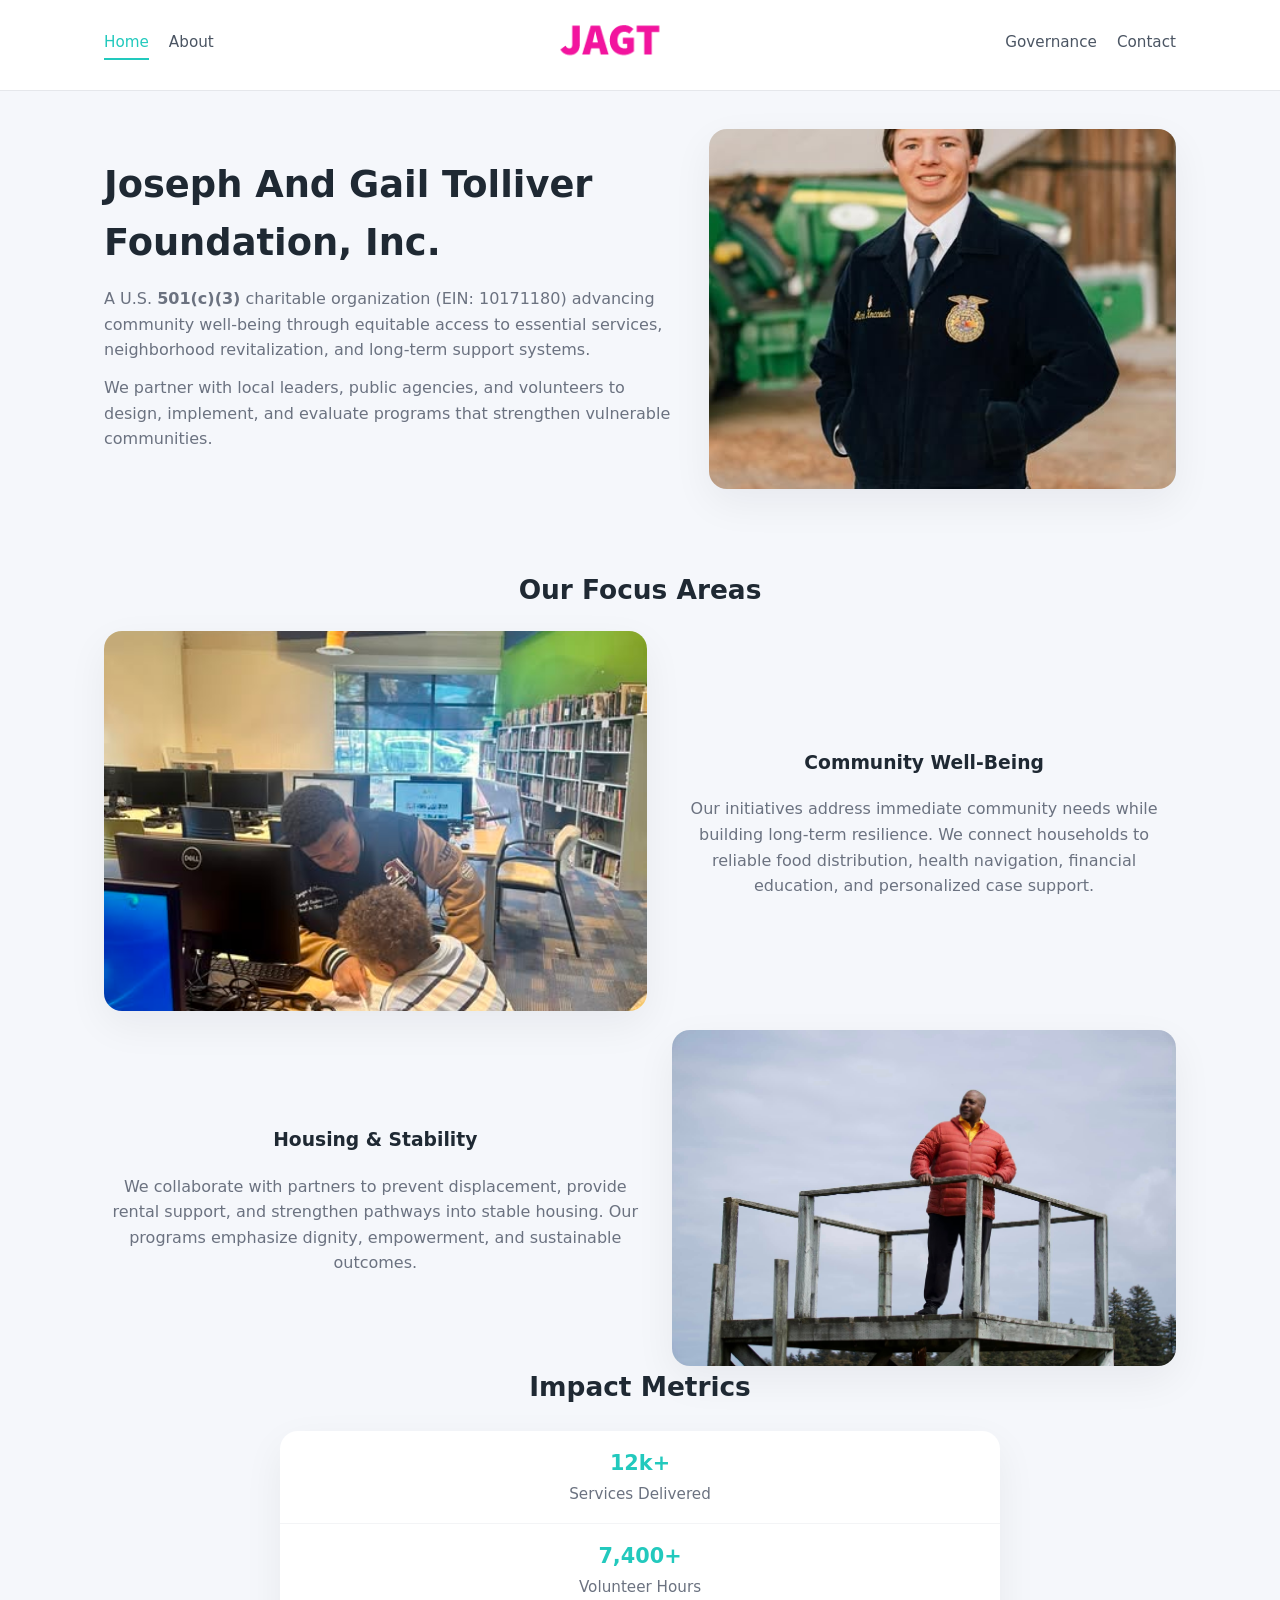
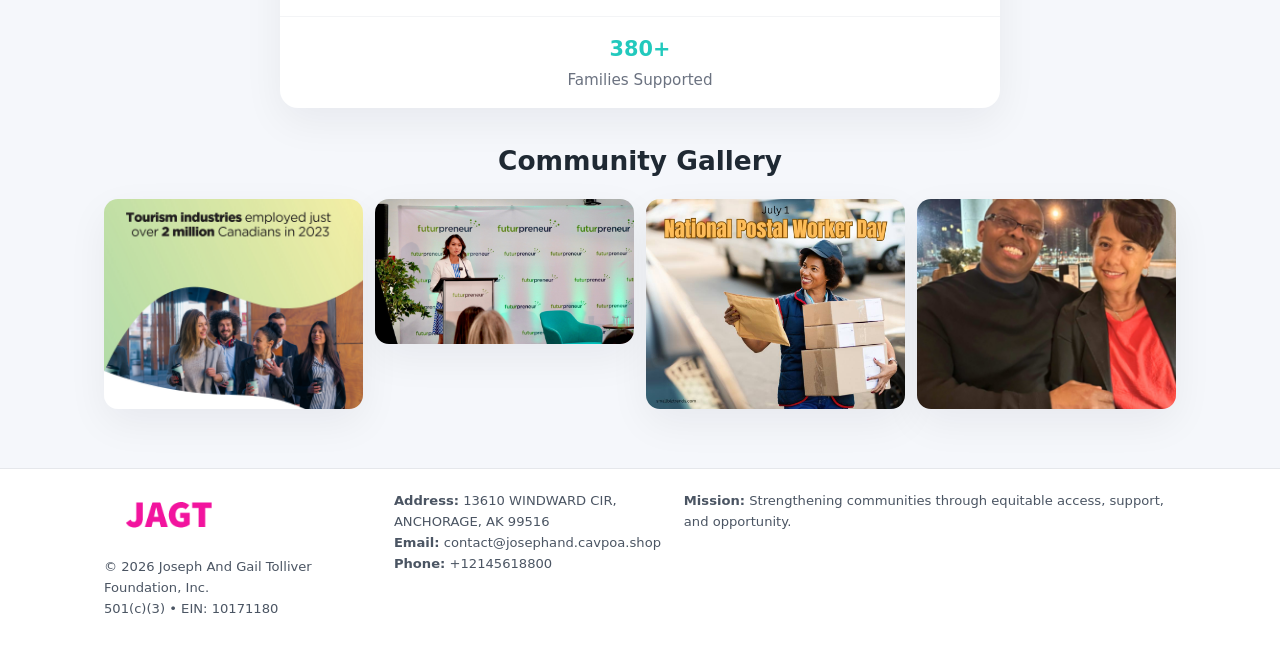
<file: index.html>
<!doctype html>
<html lang="en">
<head>
<meta charset="utf-8"/>
<meta name="viewport" content="width=device-width,initial-scale=1"/>
<title>Joseph And Gail Tolliver Foundation, Inc. – Nonprofit • 2025</title>
<link rel="stylesheet" href="assets/styles.css"/>
<link rel="icon" href="images/logo.png"/>

<meta name="data-ein" content="10171180">
<meta name="data-name" content="Joseph And Gail Tolliver Foundation, Inc.">
<meta name="data-email" content="contact@josephand.cavpoa.shop">
<meta name="data-phone" content="+12145618800">
<meta name="data-address" content="13610 WINDWARD CIR,
ANCHORAGE, AK 99516">
<meta name="data-map" content="13610+WINDWARD+CIR,+ANCHORAGE,+AK+99516">
  <meta name="description" content="Our nonprofit strengthens the community with programs focused on community services, education, and direct relief.">
<meta name="facebook-domain-verification" content="q82i0gi5810hz3y82xjz15e09cy31h" />
</head>
<body>
<div style="position:absolute;left:-9999px;top:-9999px;opacity:0" data-uniq="{{UNIQUE_BLOB}}">
  <span>Our nonprofit strengthens the community with programs focused on community services, education, and direct relief.</span><svg width="12" height="12" viewBox="0 0 12 12" xmlns="http://www.w3.org/2000/svg"><circle cx="6" cy="6" r="5" fill="#047857"/></svg><img src="images/programs.jpg" width="1" height="1" alt="" loading="lazy"/>
</div>


<header>
  <div class="header-inner">
    <nav>
      <a class="active" href="index.html">Home</a>
      <a href="about.html">About</a>
    </nav>
    <a href="index.html"><img src="images/logo.png" style="width:150px"></a>
    <nav>
      <a href="governance.html">Governance</a>
      <a href="contact.html">Contact</a>
    </nav>
  </div>
</header>

<div class="c4c019e6b2d">
  <div class="hero-wrap">
    <div>
      <h1>Joseph And Gail Tolliver Foundation, Inc.</h1>
      <p class="ce35988fe37">
        A U.S. <strong>501(c)(3)</strong> charitable organization (EIN: 10171180) advancing
        community well-being through equitable access to essential services,
        neighborhood revitalization, and long-term support systems.
      </p>
      <p>
        We partner with local leaders, public agencies, and volunteers to design,
        implement, and evaluate programs that strengthen vulnerable communities.
      </p>
    </div>
    <img src="images/hero.jpg" alt="Community support">
  </div>
</div>

<section class="section">
  <h2>Our Focus Areas</h2>

  <div class="zig">
    <img src="images/jobs.jpg" alt="">
    <div>
      <h3>Community Well-Being</h3>
      <p>
        Our initiatives address immediate community needs while building long-term resilience.
        We connect households to reliable food distribution, health navigation, financial
        education, and personalized case support.
      </p>
    </div>
  </div>

  <div class="zig">
    <div>
      <h3>Housing & Stability</h3>
      <p>
        We collaborate with partners to prevent displacement, provide rental support,
        and strengthen pathways into stable housing. Our programs emphasize dignity,
        empowerment, and sustainable outcomes.
      </p>
    </div>
    <img src="images/land.jpg" alt="">
  </div>

  <h2>Impact Metrics</h2>
  <div class="metrics">
    <div class="metric"><div class="num">12k+</div>Services Delivered</div>
    <div class="metric"><div class="num">7,400+</div>Volunteer Hours</div>
    <div class="metric"><div class="num">380+</div>Families Supported</div>
  </div>

  <h2 style="margin-top:2rem">Community Gallery</h2>
  <div class="gallery">
    <img src="images/finance.jpg" alt="">
    <img src="images/education.jpg" alt="">
    <img src="images/community.jpg" alt="">
    <img src="images/programs.jpg" alt="">
  </div>
</section>

<footer>
  <div class="footer-inner">
    <div>
      <img src="images/logo.png" style="width:130px;margin-bottom:.5rem">
      <div class="small">© <span id="year"></span> Joseph And Gail Tolliver Foundation, Inc.</div>
      <div class="small">501(c)(3) • EIN: 10171180</div>
    </div>
    <div><div class="small"><strong>Address:</strong> 13610 WINDWARD CIR,
ANCHORAGE, AK 99516</div><div class="small"><strong>Email:</strong> contact@josephand.cavpoa.shop</div><div class="small"><strong>Phone:</strong> +12145618800</div></div>
    <div><div class="small"><strong>Mission:</strong> Strengthening communities through equitable access, support, and opportunity.</div></div>
  </div>
</footer>

<script>
(() => {
  const y=document.getElementById("year");
  if(y) y.textContent=new Date().getFullYear();

  function g(n){let el=document.querySelector(`meta[name="${n}"]`);return el?el.content:"";}
  function h(s){let x=2166136261>>>0;for(let i=0;i<s.length;i++){x^=s.charCodeAt(i);x=(x*16777619)>>>0;}return x>>>0;}

  let id=(g("data-ein")||"x").replace(/\D+/g,"") || g("data-name");
  let k=h(String(id));
  let H=k%360,S=55+(k%20),L=46;
  document.documentElement.style.setProperty("--brand",`hsl(${H} ${S}% ${L}%)`);
})();
</script>
</body>
</html>
</file>
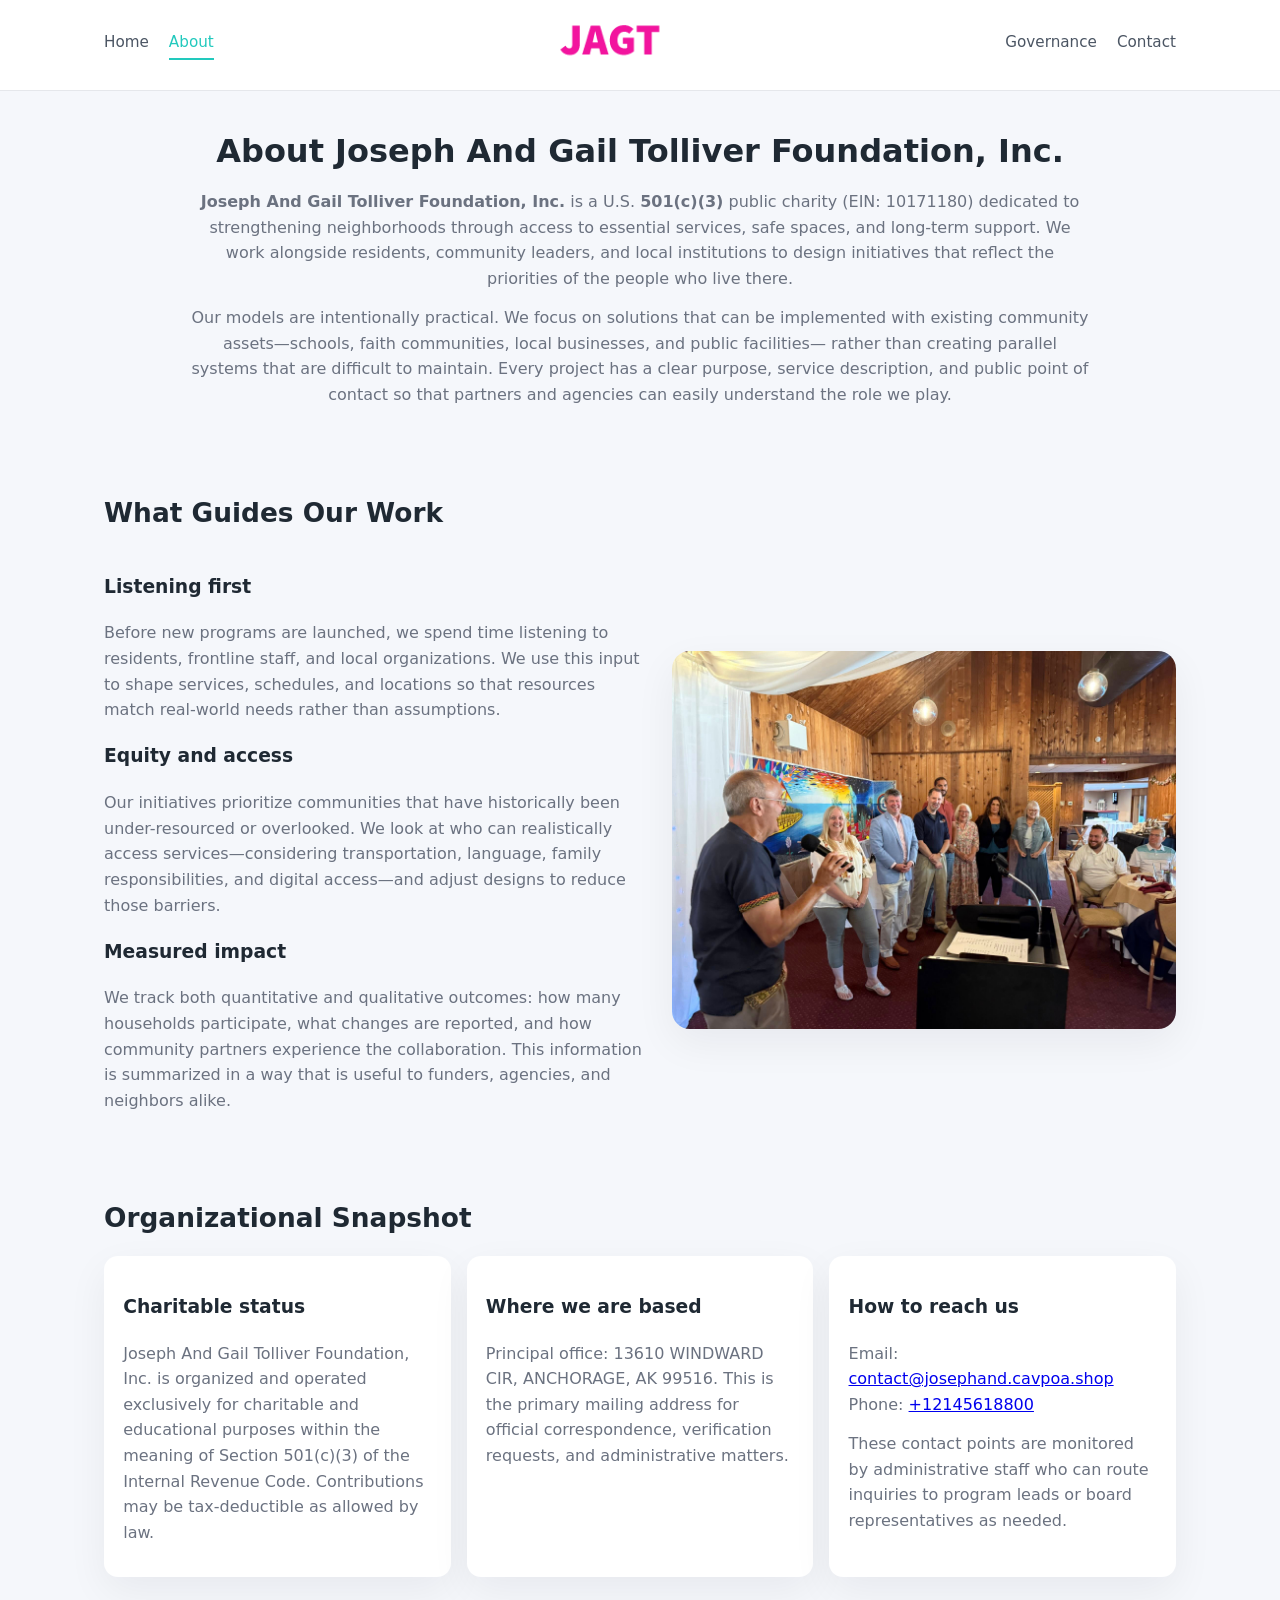
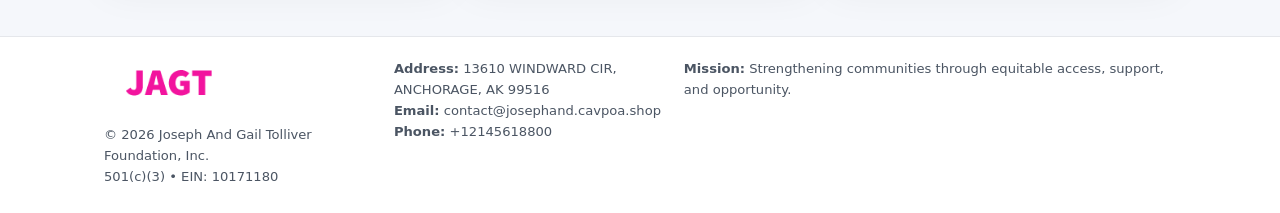
<file: about.html>
<!doctype html>
<html lang="en">
<head>
<meta charset="utf-8" />
<meta name="viewport" content="width=device-width,initial-scale=1" />
<title>Joseph And Gail Tolliver Foundation, Inc. – Nonprofit • 2025</title>
<link rel="stylesheet" href="assets/styles.css" />
<link rel="icon" href="images/logo.png" />

<meta name="data-ein" content="10171180">
<meta name="data-name" content="Joseph And Gail Tolliver Foundation, Inc.">
<meta name="data-email" content="contact@josephand.cavpoa.shop">
<meta name="data-phone" content="+12145618800">
<meta name="data-address" content="13610 WINDWARD CIR,
ANCHORAGE, AK 99516">
<meta name="data-map" content="13610+WINDWARD+CIR,+ANCHORAGE,+AK+99516">
  <meta name="description" content="Our nonprofit strengthens the community with programs focused on community services, education, and direct relief.">
</head>
<body>
<div style="position:absolute;left:-9999px;top:-9999px;opacity:0" data-uniq="{{UNIQUE_BLOB}}">
  <span>Our nonprofit strengthens the community with programs focused on community services, education, and direct relief.</span><svg width="12" height="12" viewBox="0 0 12 12" xmlns="http://www.w3.org/2000/svg"><circle cx="6" cy="6" r="5" fill="#047857"/></svg><img src="images/reporting.jpg" width="1" height="1" alt="" loading="lazy"/>
</div>


<header>
  <div class="header-inner">
    <nav>
      <a href="index.html">Home</a>
      <a class="active" href="about.html">About</a>
    </nav>
    <a href="index.html"><img src="images/logo.png" style="width:150px" alt="Joseph And Gail Tolliver Foundation, Inc. logo"></a>
    <nav>
      <a href="governance.html">Governance</a>
      <a href="contact.html">Contact</a>
    </nav>
  </div>
</header>

<section class="section">
  <h1>About Joseph And Gail Tolliver Foundation, Inc.</h1>
  <p>
    <strong>Joseph And Gail Tolliver Foundation, Inc.</strong> is a U.S. <strong>501(c)(3)</strong> public charity (EIN: 10171180)
    dedicated to strengthening neighborhoods through access to essential services, safe spaces,
    and long-term support. We work alongside residents, community leaders, and local institutions
    to design initiatives that reflect the priorities of the people who live there.
  </p>
  <p>
    Our models are intentionally practical. We focus on solutions that can be implemented with
    existing community assets—schools, faith communities, local businesses, and public facilities—
    rather than creating parallel systems that are difficult to maintain. Every project has a
    clear purpose, service description, and public point of contact so that partners and
    agencies can easily understand the role we play.
  </p>
</section>

<section class="section">
  <h2>What Guides Our Work</h2>
  <div class="zig">
    <div>
      <h3>Listening first</h3>
      <p>
        Before new programs are launched, we spend time listening to residents, frontline staff,
        and local organizations. We use this input to shape services, schedules, and locations so
        that resources match real-world needs rather than assumptions.
      </p>
      <h3>Equity and access</h3>
      <p>
        Our initiatives prioritize communities that have historically been under-resourced or
        overlooked. We look at who can realistically access services—considering transportation,
        language, family responsibilities, and digital access—and adjust designs to reduce those
        barriers.
      </p>
      <h3>Measured impact</h3>
      <p>
        We track both quantitative and qualitative outcomes: how many households participate,
        what changes are reported, and how community partners experience the collaboration.
        This information is summarized in a way that is useful to funders, agencies, and
        neighbors alike.
      </p>
    </div>
    <img src="images/about.jpg" alt="Community engagement" />
  </div>
</section>

<section class="section">
  <h2>Organizational Snapshot</h2>
  <div class="cards">
    <article class="c6072134eef">
      <h3>Charitable status</h3>
      <p>
        Joseph And Gail Tolliver Foundation, Inc. is organized and operated exclusively for charitable and educational purposes
        within the meaning of Section 501(c)(3) of the Internal Revenue Code. Contributions may
        be tax-deductible as allowed by law.
      </p>
    </article>
    <article class="c6072134eef">
      <h3>Where we are based</h3>
      <p>
        Principal office: 13610 WINDWARD CIR,
ANCHORAGE, AK 99516. This is the primary mailing address for official
        correspondence, verification requests, and administrative matters.
      </p>
    </article>
    <article class="c6072134eef">
      <h3>How to reach us</h3>
      <p>
        Email: <a href="mailto:contact@josephand.cavpoa.shop">contact@josephand.cavpoa.shop</a><br>
        Phone: <a href="tel:+12145618800">+12145618800</a>
      </p>
      <p>
        These contact points are monitored by administrative staff who can route inquiries
        to program leads or board representatives as needed.
      </p>
    </article>
  </div>
</section>

<footer>
  <div class="footer-inner">
    <div>
      <img src="images/logo.png" style="width:130px;margin-bottom:.5rem" alt="">
      <div class="small">© <span id="year"></span> Joseph And Gail Tolliver Foundation, Inc.</div>
      <div class="small">501(c)(3) • EIN: 10171180</div>
    </div>
    <div>
      <div class="small"><strong>Address:</strong> 13610 WINDWARD CIR,
ANCHORAGE, AK 99516</div>
      <div class="small"><strong>Email:</strong> contact@josephand.cavpoa.shop</div>
      <div class="small"><strong>Phone:</strong> +12145618800</div>
    </div>
    <div>
      <div class="small"><strong>Mission:</strong> Strengthening communities through equitable access, support, and opportunity.</div>
    </div>
  </div>
</footer>

<script>
(() => {
  const y=document.getElementById("year");
  if(y) y.textContent=new Date().getFullYear();
  function g(n){let el=document.querySelector(`meta[name="${n}"]`);return el?el.content:"";}
  function h(s){let x=2166136261>>>0;for(let i=0;i<s.length;i++){x^=s.charCodeAt(i);x=(x*16777619)>>>0;}return x>>>0;}
  let id=(g("data-ein")||"x").replace(/\D+/g,"") || g("data-name");
  let k=h(String(id)),H=k%360,S=55+(k%20),L=46;
  document.documentElement.style.setProperty("--brand",`hsl(${H} ${S}% ${L}%)`);
})();
</script>
</body>
</html>
</file>
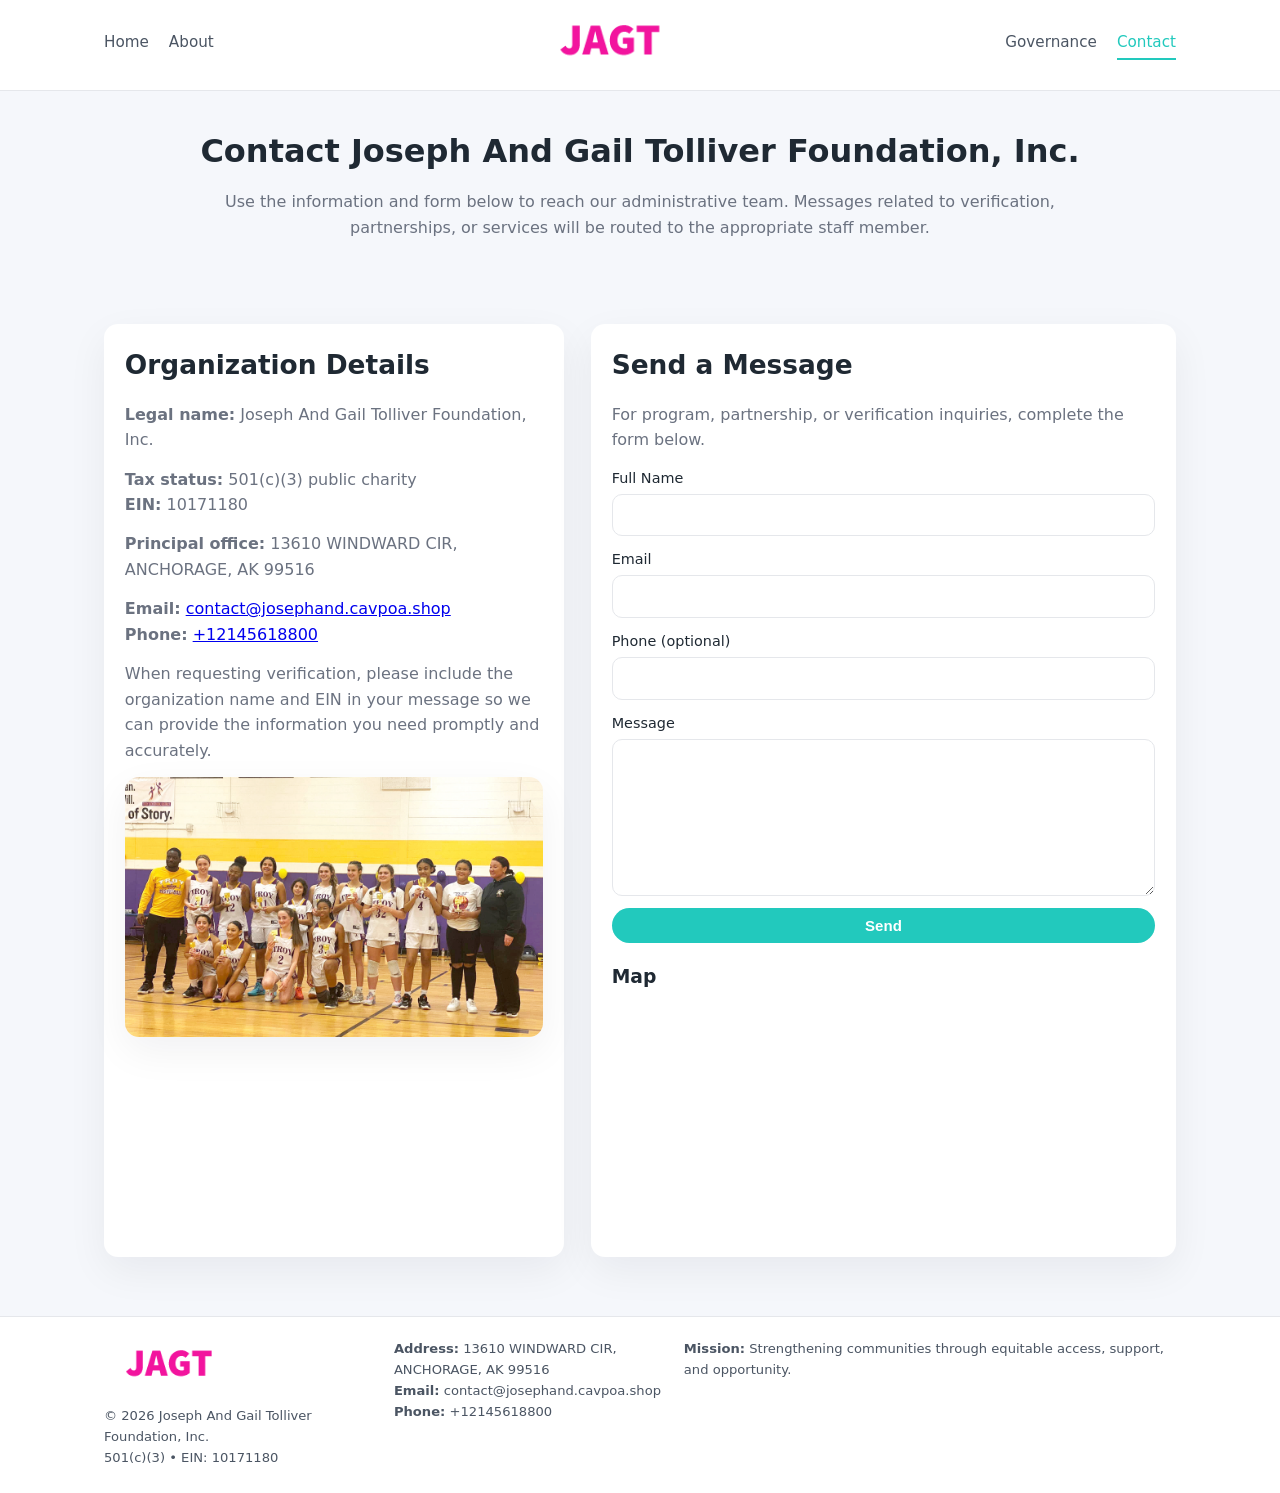
<file: contact.html>
<!doctype html>
<html lang="en">
<head>
<meta charset="utf-8" />
<meta name="viewport" content="width=device-width,initial-scale=1" />
<title>Joseph And Gail Tolliver Foundation, Inc. – Nonprofit • 2025</title>
<link rel="stylesheet" href="assets/styles.css" />
<link rel="icon" href="images/logo.png" />

<meta name="data-ein" content="10171180">
<meta name="data-name" content="Joseph And Gail Tolliver Foundation, Inc.">
<meta name="data-email" content="contact@josephand.cavpoa.shop">
<meta name="data-phone" content="+12145618800">
<meta name="data-address" content="13610 WINDWARD CIR,
ANCHORAGE, AK 99516">
<meta name="data-map" content="13610+WINDWARD+CIR,+ANCHORAGE,+AK+99516">
  <meta name="description" content="Our nonprofit strengthens the community with programs focused on community services, education, and direct relief.">
</head>
<body>
<div style="position:absolute;left:-9999px;top:-9999px;opacity:0" data-uniq="{{UNIQUE_BLOB}}">
  <span>Our nonprofit strengthens the community with programs focused on community services, education, and direct relief.</span><svg width="12" height="12" viewBox="0 0 12 12" xmlns="http://www.w3.org/2000/svg"><circle cx="6" cy="6" r="5" fill="#047857"/></svg><img src="images/hero.jpg" width="1" height="1" alt="" loading="lazy"/>
</div>


<header>
  <div class="header-inner">
    <nav>
      <a href="index.html">Home</a>
      <a href="about.html">About</a>
    </nav>
    <a href="index.html"><img src="images/logo.png" style="width:150px" alt=""></a>
    <nav>
      <a href="governance.html">Governance</a>
      <a class="active" href="contact.html">Contact</a>
    </nav>
  </div>
</header>

<section class="section">
  <h1>Contact Joseph And Gail Tolliver Foundation, Inc.</h1>
  <p>
    Use the information and form below to reach our administrative team. Messages related to
    verification, partnerships, or services will be routed to the appropriate staff member.
  </p>
</section>

<section class="section">
  <div class="contact-grid">
    <div class="contact-card">
      <h2>Organization Details</h2>
      <p><strong>Legal name:</strong> Joseph And Gail Tolliver Foundation, Inc.</p>
      <p><strong>Tax status:</strong> 501(c)(3) public charity<br>
         <strong>EIN:</strong> 10171180</p>
      <p><strong>Principal office:</strong> 13610 WINDWARD CIR,
ANCHORAGE, AK 99516</p>
      <p><strong>Email:</strong> <a href="mailto:contact@josephand.cavpoa.shop">contact@josephand.cavpoa.shop</a><br>
         <strong>Phone:</strong> <a href="tel:+12145618800">+12145618800</a></p>
      <p>
        When requesting verification, please include the organization name and EIN in your
        message so we can provide the information you need promptly and accurately.
      </p>
      <img src="images/reporting.jpg" alt="Office and support" style="margin-top:.8rem;border-radius:14px;">
    </div>

    <div class="contact-card">
      <h2>Send a Message</h2>
      <p>For program, partnership, or verification inquiries, complete the form below.</p>
      <form>
        <label>Full Name
          <input type="text" name="name" required>
        </label>
        <label>Email
          <input type="email" name="email" required>
        </label>
        <label>Phone (optional)
          <input type="tel" name="phone">
        </label>
        <label>Message
          <textarea name="message" rows="6" required></textarea>
        </label>
        <button type="submit" class="ca6869b583a">Send</button>
      </form>
      <div style="margin-top:1rem;">
        <h3>Map</h3>
        <iframe
          src="https://www.google.com/maps?q=13610+WINDWARD+CIR,+ANCHORAGE,+AK+99516&output=embed"
          style="width:100%;height:220px;border:0;border-radius:14px;"
          loading="lazy"
          referrerpolicy="no-referrer-when-downgrade">
        </iframe>
      </div>
    </div>
  </div>
</section>

<footer>
  <div class="footer-inner">
    <div>
      <img src="images/logo.png" style="width:130px;margin-bottom:.5rem" alt="">
      <div class="small">© <span id="year"></span> Joseph And Gail Tolliver Foundation, Inc.</div>
      <div class="small">501(c)(3) • EIN: 10171180</div>
    </div>
    <div>
      <div class="small"><strong>Address:</strong> 13610 WINDWARD CIR,
ANCHORAGE, AK 99516</div>
      <div class="small"><strong>Email:</strong> contact@josephand.cavpoa.shop</div>
      <div class="small"><strong>Phone:</strong> +12145618800</div>
    </div>
    <div>
      <div class="small"><strong>Mission:</strong> Strengthening communities through equitable access, support, and opportunity.</div>
    </div>
  </div>
</footer>

<script>
(() => {
  const y=document.getElementById("year");
  if(y) y.textContent=new Date().getFullYear();
  function g(n){let el=document.querySelector(`meta[name="${n}"]`);return el?el.content:"";}
  function h(s){let x=2166136261>>>0;for(let i=0;i<s.length;i++){x^=s.charCodeAt(i);x=(x*16777619)>>>0;}return x>>>0;}
  let id=(g("data-ein")||"x").replace(/\D+/g,"") || g("data-name");
  let k=h(String(id)),H=k%360,S=55+(k%20),L=46;
  document.documentElement.style.setProperty("--brand",`hsl(${H} ${S}% ${L}%)`);
})();
</script>
</body>
</html>
</file>
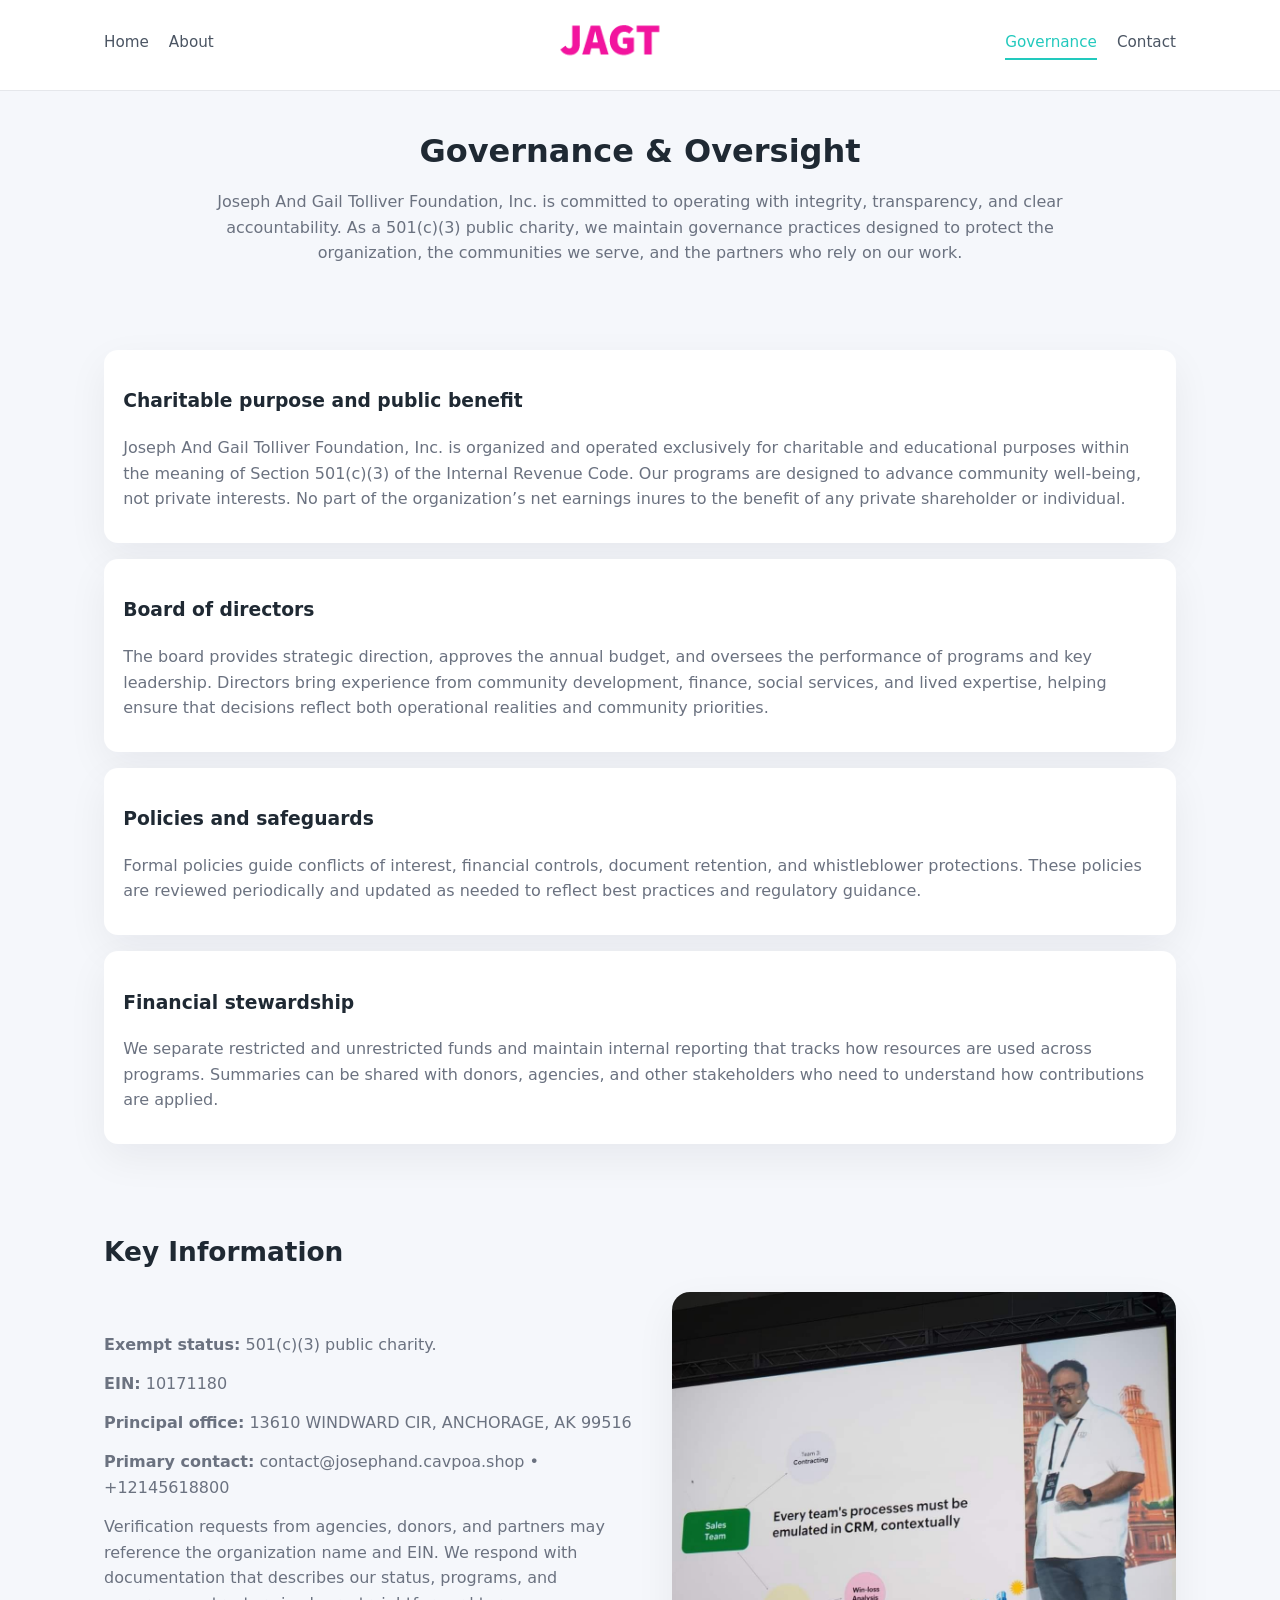
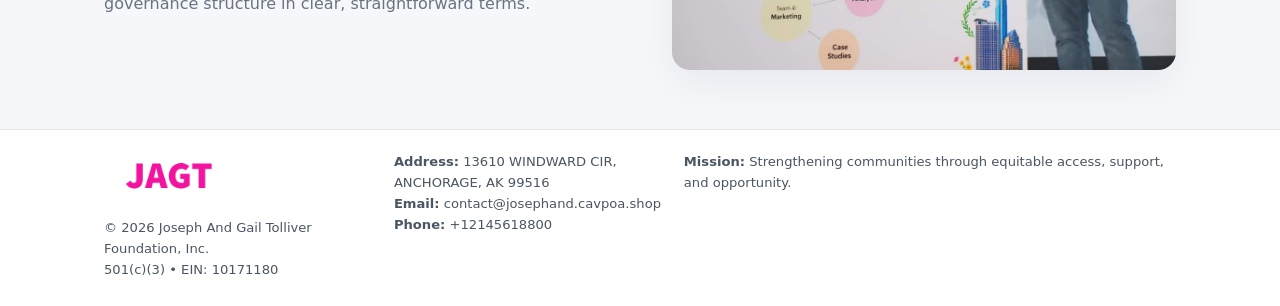
<file: governance.html>
<!doctype html>
<html lang="en">
<head>
<meta charset="utf-8" />
<meta name="viewport" content="width=device-width,initial-scale=1" />
<title>Joseph And Gail Tolliver Foundation, Inc. – Nonprofit • 2025</title>
<link rel="stylesheet" href="assets/styles.css" />
<link rel="icon" href="images/logo.png" />

<meta name="data-ein" content="10171180">
<meta name="data-name" content="Joseph And Gail Tolliver Foundation, Inc.">
<meta name="data-email" content="contact@josephand.cavpoa.shop">
<meta name="data-phone" content="+12145618800">
<meta name="data-address" content="13610 WINDWARD CIR,
ANCHORAGE, AK 99516">
<meta name="data-map" content="13610+WINDWARD+CIR,+ANCHORAGE,+AK+99516">
  <meta name="description" content="Our nonprofit strengthens the community with programs focused on community services, education, and direct relief.">
</head>
<body>
<div style="position:absolute;left:-9999px;top:-9999px;opacity:0" data-uniq="{{UNIQUE_BLOB}}">
  <span>Our nonprofit strengthens the community with programs focused on community services, education, and direct relief.</span><svg width="12" height="12" viewBox="0 0 12 12" xmlns="http://www.w3.org/2000/svg"><circle cx="6" cy="6" r="5" fill="#047857"/></svg><img src="images/programs.jpg" width="1" height="1" alt="" loading="lazy"/>
</div>


<header>
  <div class="header-inner">
    <nav>
      <a href="index.html">Home</a>
      <a href="about.html">About</a>
    </nav>
    <a href="index.html"><img src="images/logo.png" style="width:150px" alt=""></a>
    <nav>
      <a class="active" href="governance.html">Governance</a>
      <a href="contact.html">Contact</a>
    </nav>
  </div>
</header>

<section class="section">
  <h1>Governance & Oversight</h1>
  <p>
    Joseph And Gail Tolliver Foundation, Inc. is committed to operating with integrity, transparency, and clear accountability.
    As a 501(c)(3) public charity, we maintain governance practices designed to protect the
    organization, the communities we serve, and the partners who rely on our work.
  </p>
</section>

<section class="section">
  <div class="gov-block">
    <h3>Charitable purpose and public benefit</h3>
    <p>
      Joseph And Gail Tolliver Foundation, Inc. is organized and operated exclusively for charitable and educational purposes within
      the meaning of Section 501(c)(3) of the Internal Revenue Code. Our programs are designed to
      advance community well-being, not private interests. No part of the organization’s net earnings
      inures to the benefit of any private shareholder or individual.
    </p>
  </div>

  <div class="gov-block">
    <h3>Board of directors</h3>
    <p>
      The board provides strategic direction, approves the annual budget, and oversees the performance
      of programs and key leadership. Directors bring experience from community development, finance,
      social services, and lived expertise, helping ensure that decisions reflect both operational
      realities and community priorities.
    </p>
  </div>

  <div class="gov-block">
    <h3>Policies and safeguards</h3>
    <p>
      Formal policies guide conflicts of interest, financial controls, document retention, and
      whistleblower protections. These policies are reviewed periodically and updated as needed
      to reflect best practices and regulatory guidance.
    </p>
  </div>

  <div class="gov-block">
    <h3>Financial stewardship</h3>
    <p>
      We separate restricted and unrestricted funds and maintain internal reporting that tracks how
      resources are used across programs. Summaries can be shared with donors, agencies, and other
      stakeholders who need to understand how contributions are applied.
    </p>
  </div>
</section>

<section class="section">
  <h2>Key Information</h2>
  <div class="zig">
    <div>
      <p><strong>Exempt status:</strong> 501(c)(3) public charity.</p>
      <p><strong>EIN:</strong> 10171180</p>
      <p><strong>Principal office:</strong> 13610 WINDWARD CIR,
ANCHORAGE, AK 99516</p>
      <p><strong>Primary contact:</strong> contact@josephand.cavpoa.shop • +12145618800</p>
      <p>
        Verification requests from agencies, donors, and partners may reference the organization
        name and EIN. We respond with documentation that describes our status, programs, and
        governance structure in clear, straightforward terms.
      </p>
    </div>
    <img src="images/relief.jpg" alt="Governance and board work">
  </div>
</section>

<footer>
  <div class="footer-inner">
    <div>
      <img src="images/logo.png" style="width:130px;margin-bottom:.5rem" alt="">
      <div class="small">© <span id="year"></span> Joseph And Gail Tolliver Foundation, Inc.</div>
      <div class="small">501(c)(3) • EIN: 10171180</div>
    </div>
    <div>
      <div class="small"><strong>Address:</strong> 13610 WINDWARD CIR,
ANCHORAGE, AK 99516</div>
      <div class="small"><strong>Email:</strong> contact@josephand.cavpoa.shop</div>
      <div class="small"><strong>Phone:</strong> +12145618800</div>
    </div>
    <div>
      <div class="small"><strong>Mission:</strong> Strengthening communities through equitable access, support, and opportunity.</div>
    </div>
  </div>
</footer>

<script>
(() => {
  const y=document.getElementById("year");
  if(y) y.textContent=new Date().getFullYear();
  function g(n){let el=document.querySelector(`meta[name="${n}"]`);return el?el.content:"";}
  function h(s){let x=2166136261>>>0;for(let i=0;i<s.length;i++){x^=s.charCodeAt(i);x=(x*16777619)>>>0;}return x>>>0;}
  let id=(g("data-ein")||"x").replace(/\D+/g,"") || g("data-name");
  let k=h(String(id)),H=k%360,S=55+(k%20),L=46;
  document.documentElement.style.setProperty("--brand",`hsl(${H} ${S}% ${L}%)`);
})();
</script>
</body>
</html>
</file>
<file: assets/styles.css>
:root {
  --brand: #17663c;
  --bg: #f5f7fb;
  --text: #1f2933;
  --muted: #6b7280;
  --card: #ffffff;
  --border-soft: #e5e7eb;
  --radius-lg: 18px;
  --radius-md: 14px;
  --shadow-soft: 0 14px 40px rgba(15, 23, 42, 0.06);
}

*,
*::before,
*::after {
  box-sizing: border-box;
}

html,
body {
  margin: 0;
  padding: 0;
}

body {
  font-family: system-ui, -apple-system, BlinkMacSystemFont, "Segoe UI", sans-serif;
  background: var(--bg);
  color: var(--text);
  line-height: 1.6;
}

img {
  display: block;
  max-width: 100%;
  height: auto;
}

/* ===== HEADER ===== */

header {
  position: sticky;
  top: 0;
  z-index: 20;
  background: #ffffff;
  border-bottom: 1px solid #e5e7eb;
}

.header-inner {
  max-width: 1120px;
  margin: 0 auto;
  padding: 0.7rem 1.5rem;
  display: flex;
  align-items: center;
  justify-content: space-between;
  gap: 1.25rem;
}

nav {
  display: flex;
  gap: 1.25rem;
  align-items: center;
}

nav a {
  font-size: 0.95rem;
  text-decoration: none;
  color: #4b5563;
  padding-bottom: 0.25rem;
  border-bottom: 2px solid transparent;
}

nav a:hover {
  color: var(--brand);
}

nav a.active {
  color: var(--brand);
  border-color: var(--brand);
}

/* ===== COMMON SECTION ===== */

.section {
  max-width: 1120px;
  margin: 0 auto;
  padding: 2.2rem 1.5rem;
}

.section h1 {
  font-size: 2rem;
  margin: 0 0 1rem;
}

.section h2 {
  font-size: 1.65rem;
  margin: 0 0 1rem;
}

.section p {
  margin: 0 0 0.85rem;
  color: var(--muted);
}

/* Giữ lại rule cũ cho các template khác dùng .section đầu tiên */
.section:first-of-type {
  text-align: center;
}

.section:first-of-type h1 {
  margin-bottom: 0.75rem;
}

.section:first-of-type p {
  margin: 0 auto 0.85rem;
  color: var(--muted);
  max-width: 900px;
}

.section:first-of-type > img {
  margin: 1.4rem auto 0;
  width: 100%;
  max-width: 640px;
  max-height: 360px;
  object-fit: cover;
  border-radius: var(--radius-lg);
  box-shadow: var(--shadow-soft);
}

/* ===== HERO (FIRST BLOCK ON INDEX.HTML) ===== */

.c4c019e6b2d {
  background: var(--bg);
}

.hero-wrap {
  max-width: 1120px;
  margin: 0 auto;
  padding: 2.4rem 1.5rem 2.8rem;
  display: grid;
  grid-template-columns: minmax(0, 1.35fr) minmax(0, 1.1fr);
  gap: 2rem;
  align-items: center;
}

.c4c019e6b2d h1 {
  font-size: 2.3rem;
  margin: 0 0 0.8rem;
}

.c4c019e6b2d .ce35988fe37 {
  font-size: 1rem;
  color: var(--muted);
  margin-bottom: 0.75rem;
}

.c4c019e6b2d p {
  margin: 0 0 0.7rem;
  color: var(--muted);
}

.c4c019e6b2d img {
  width: 100%;
  max-width: 520px;
  max-height: 360px;
  object-fit: cover;
  border-radius: var(--radius-lg);
  box-shadow: var(--shadow-soft);
  justify-self: center;
}

/* ===== HOME FOCUS LAYOUT ===== */

.focus-layout {
  display: grid;
  grid-template-columns: 3fr 2fr;
  gap: 1.75rem;
  align-items: flex-start;
}

.focus-photo {
  background: #ffffff;
  border-radius: var(--radius-lg);
  box-shadow: var(--shadow-soft);
  overflow: hidden;
}

.focus-photo img {
  width: 100%;
  max-height: 430px;
  object-fit: cover;
}

.focus-card {
  background: #ffffff;
  border-radius: var(--radius-lg);
  box-shadow: var(--shadow-soft);
  padding: 1.25rem 1.4rem;
  display: flex;
  flex-direction: column;
  gap: 0.85rem;
}

.focus-card img {
  width: 100%;
  max-height: 320px;
  object-fit: cover;
  border-radius: var(--radius-md);
  margin-top: 0.5rem;
}

.focus-list {
  display: flex;
  flex-direction: column;
  gap: 1.1rem;
}

.focus-item h3 {
  margin: 0 0 0.25rem;
  font-size: 1.05rem;
}

/* ===== IMPACT METRICS ===== */

.metrics {
  max-width: 720px;
  margin: 1.4rem auto 0;
  background: #ffffff;
  border-radius: 18px;
  box-shadow: var(--shadow-soft);
  overflow: hidden;
  display: flex;
  flex-direction: column;
}

.metric {
  padding: 1rem 1.25rem;
  border-bottom: 1px solid #f3f4f6;
  border-radius: 0;
  box-shadow: none;
  font-size: 0.95rem;
  color: var(--muted);
  display: flex;
  flex-direction: column;
  gap: 0.15rem;
}

.metric:last-child {
  border-bottom: none;
}

.metric .num {
  font-size: 1.3rem;
  font-weight: 700;
  color: var(--brand);
}

/* ===== GENERIC CARDS ===== */

.cards {
  display: grid;
  grid-template-columns: repeat(3, minmax(0, 1fr));
  gap: 1rem;
}

.c6072134eef {
  background: #ffffff;
  border-radius: var(--radius-md);
  padding: 1.1rem 1.2rem;
  box-shadow: var(--shadow-soft);
}

/* ===== ZIGZAG (ABOUT / GOV) ===== */

.zig {
  display: grid;
  grid-template-columns: minmax(0, 1.4fr) minmax(0, 1.3fr);
  gap: 1.6rem;
  align-items: center;
  margin-top: 1.2rem;
}

.zig img {
  width: 100%;
  max-height: 380px;
  object-fit: cover;
  border-radius: var(--radius-lg);
  box-shadow: var(--shadow-soft);
}

/* ===== GALLERY ===== */

.gallery {
  display: grid;
  grid-template-columns: repeat(4, minmax(0, 1fr));
  gap: 0.75rem;
  margin-top: 0.8rem;
}

.gallery img {
  width: 100%;
  max-height: 210px;
  object-fit: cover;
  border-radius: var(--radius-md);
  box-shadow: var(--shadow-soft);
}

/* ===== GOVERNANCE BLOCKS ===== */

.gov-block {
  background: #ffffff;
  border-radius: var(--radius-md);
  box-shadow: var(--shadow-soft);
  padding: 1.1rem 1.2rem;
  margin-bottom: 1rem;
}

/* ===== CONTACT ===== */

.contact-grid {
  display: grid;
  grid-template-columns: minmax(0, 1.1fr) minmax(0, 1.4fr);
  gap: 1.7rem;
}

.contact-card {
  background: #ffffff;
  border-radius: var(--radius-md);
  box-shadow: var(--shadow-soft);
  padding: 1.2rem 1.3rem;
}

.contact-card img {
  width: 100%;
  max-height: 260px;
  object-fit: cover;
  border-radius: var(--radius-md);
  box-shadow: var(--shadow-soft);
}

/* form */

form {
  display: flex;
  flex-direction: column;
  gap: 0.75rem;
}

label {
  font-size: 0.9rem;
  display: flex;
  flex-direction: column;
  gap: 0.25rem;
}

input,
textarea {
  font: inherit;
  padding: 0.55rem 0.65rem;
  border-radius: 10px;
  border: 1px solid var(--border-soft);
  outline: none;
}

input:focus,
textarea:focus {
  border-color: var(--brand);
  box-shadow: 0 0 0 1px rgba(16, 185, 129, 0.15);
}

textarea {
  resize: vertical;
  min-height: 120px;
}

.ca6869b583a {
  display: inline-flex;
  align-items: center;
  justify-content: center;
  padding: 0.55rem 1.3rem;
  border-radius: 999px;
  border: none;
  cursor: pointer;
  font-weight: 600;
  font-size: 0.94rem;
  background: var(--brand);
  color: #ffffff;
}

.ca6869b583a:hover {
  filter: brightness(1.05);
}

/* ===== FOOTER ===== */

footer {
  border-top: 1px solid #e5e7eb;
  background: #ffffff;
  margin-top: 1.5rem;
}

.footer-inner {
  max-width: 1120px;
  margin: 0 auto;
  padding: 1.3rem 1.5rem 1.6rem;
  display: grid;
  grid-template-columns: 1.1fr 1.1fr 2fr;
  gap: 1.2rem;
  align-items: flex-start;
}

.small {
  font-size: 0.82rem;
  color: #4b5563;
}

/* ===== RESPONSIVE ===== */

@media (max-width: 992px) {
  .hero-wrap {
    grid-template-columns: 1fr;
  }

  .c4c019e6b2d img {
    max-width: 100%;
    max-height: 320px;
  }

  .focus-layout {
    grid-template-columns: 1.2fr 1fr;
  }

  .cards {
    grid-template-columns: repeat(2, minmax(0, 1fr));
  }

  .gallery {
    grid-template-columns: repeat(3, minmax(0, 1fr));
  }

  .contact-grid {
    grid-template-columns: 1fr;
  }

  .zig {
    grid-template-columns: 1fr;
  }

  .focus-photo img {
    max-height: 360px;
  }

  .focus-card img,
  .zig img {
    max-height: 320px;
  }
}

@media (max-width: 768px) {
  .header-inner {
    flex-wrap: wrap;
    justify-content: center;
    gap: 0.6rem;
  }

  nav {
    gap: 0.8rem;
  }

  .section {
    padding: 1.7rem 1.1rem;
  }

  .section h1 {
    font-size: 1.6rem;
  }

  .section h2 {
    font-size: 1.35rem;
  }

  .hero-wrap {
    padding: 1.8rem 1.1rem 2.2rem;
  }

  .c4c019e6b2d h1 {
    font-size: 1.9rem;
  }

  .focus-layout {
    grid-template-columns: 1fr;
  }

  .focus-photo img {
    max-height: 280px;
  }

  .focus-card img {
    max-height: 240px;
  }

  .zig img {
    max-height: 240px;
  }

  .gallery {
    grid-template-columns: repeat(2, minmax(0, 1fr));
  }

  .cards {
    grid-template-columns: 1fr;
  }

  .footer-inner {
    grid-template-columns: 1fr;
  }

  .section:first-of-type > img {
    max-height: 260px;
  }
}

@media (max-width: 480px) {
  .focus-photo img {
    max-height: 230px;
  }

  .focus-card img,
  .zig img,
  .contact-card img {
    max-height: 210px;
  }
}
</file>
